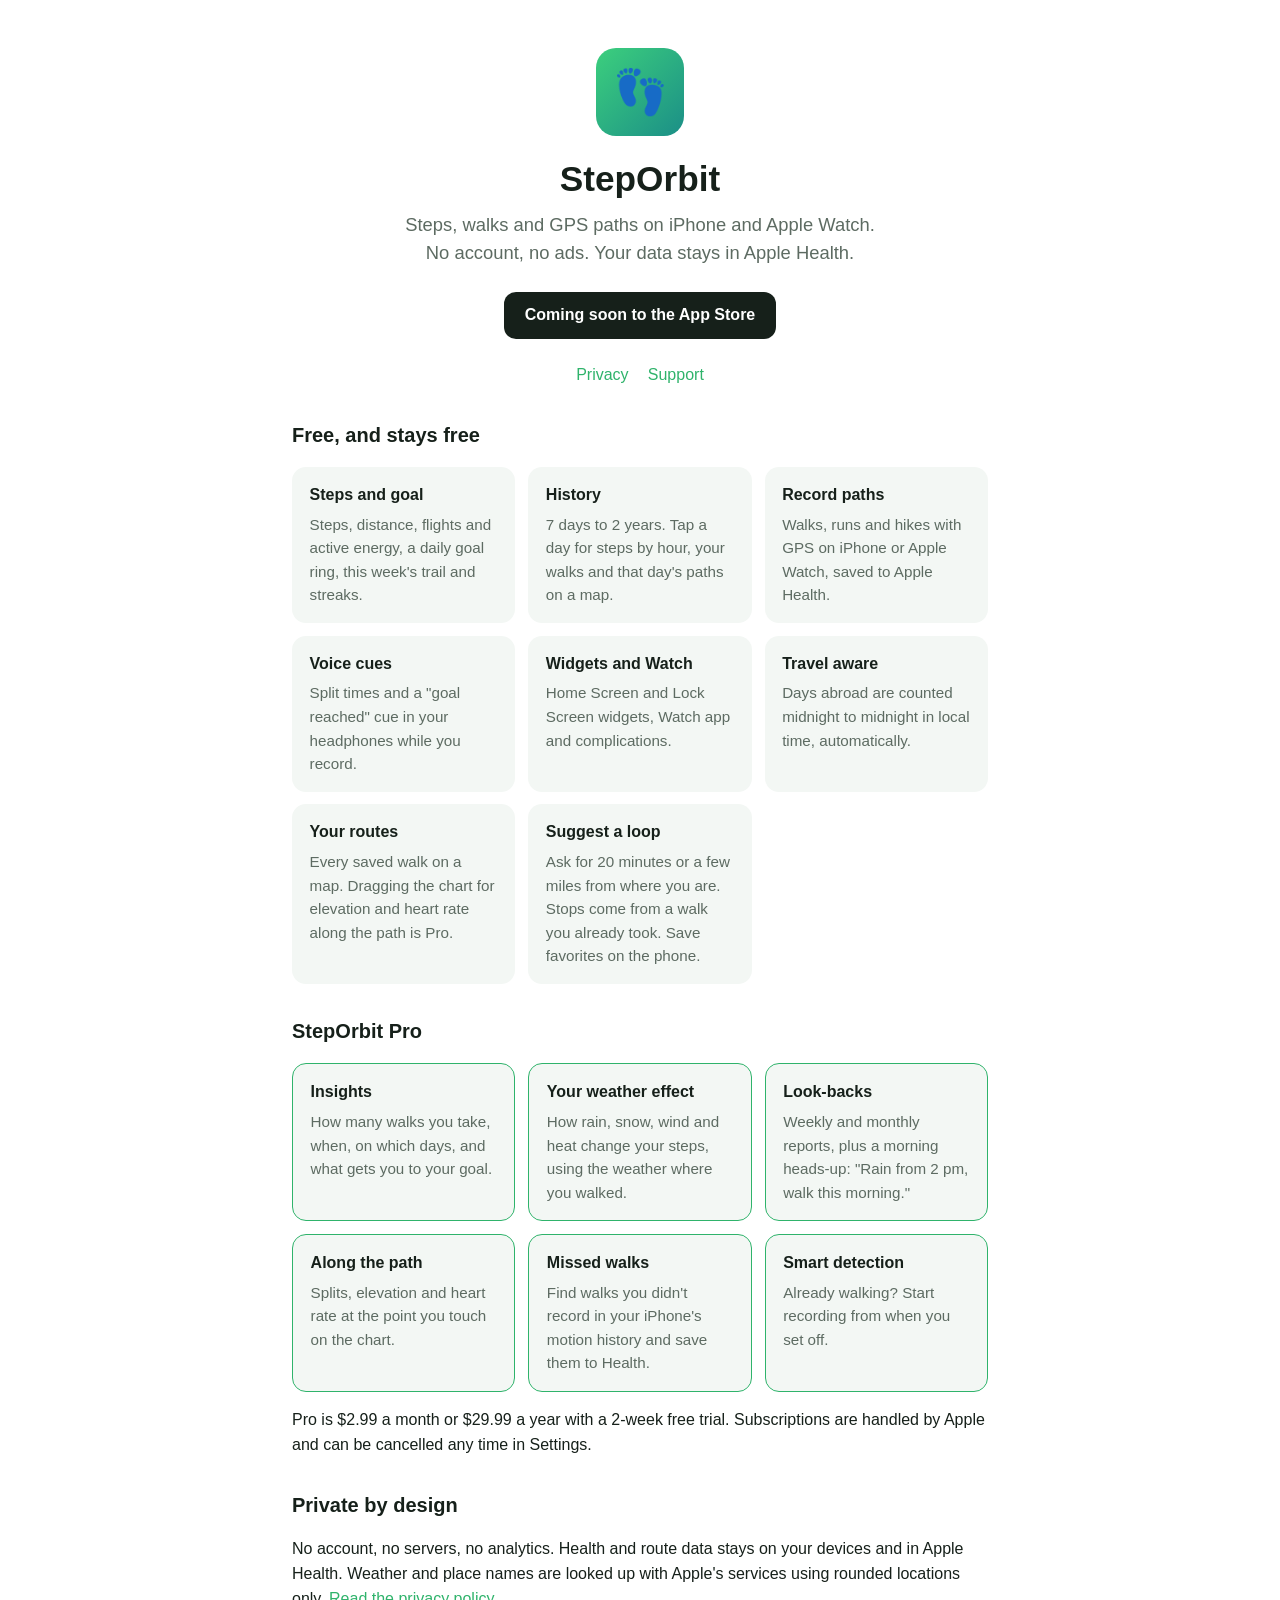
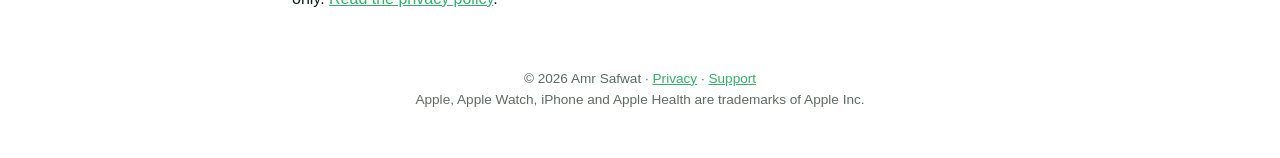
<file: index.html>
<!DOCTYPE html>
<html lang="en">
<head>
  <meta charset="utf-8">
  <meta name="viewport" content="width=device-width, initial-scale=1">
  <title>StepOrbit – Pedometer &amp; GPS paths for iPhone and Apple Watch</title>
  <meta name="description" content="Free step counter and GPS path recorder for iPhone and Apple Watch. No account, no ads, your data stays in Apple Health.">
  <link rel="stylesheet" href="style.css">
</head>
<body>
  <header>
    <div class="icon" aria-hidden="true">👣</div>
    <h1>StepOrbit</h1>
    <p class="tagline">Steps, walks and GPS paths on iPhone and Apple Watch.<br>No account, no ads. Your data stays in Apple Health.</p>
    <!-- Replace with the App Store badge and link once the app is live. -->
    <span class="badge">Coming soon to the App Store</span>
    <nav><a href="privacy.html">Privacy</a><a href="support.html">Support</a></nav>
  </header>

  <main>
    <h2>Free, and stays free</h2>
    <div class="grid">
      <div class="card"><h3>Steps and goal</h3><p>Steps, distance, flights and active energy, a daily goal ring, this week's trail and streaks.</p></div>
      <div class="card"><h3>History</h3><p>7 days to 2 years. Tap a day for steps by hour, your walks and that day's paths on a map.</p></div>
      <div class="card"><h3>Record paths</h3><p>Walks, runs and hikes with GPS on iPhone or Apple Watch, saved to Apple Health.</p></div>
      <div class="card"><h3>Voice cues</h3><p>Split times and a "goal reached" cue in your headphones while you record.</p></div>
      <div class="card"><h3>Widgets and Watch</h3><p>Home Screen and Lock Screen widgets, Watch app and complications.</p></div>
      <div class="card"><h3>Travel aware</h3><p>Days abroad are counted midnight to midnight in local time, automatically.</p></div>
      <div class="card"><h3>Your routes</h3><p>Every saved walk on a map. Dragging the chart for elevation and heart rate along the path is Pro.</p></div>
      <div class="card"><h3>Suggest a loop</h3><p>Ask for 20 minutes or a few miles from where you are. Stops come from a walk you already took. Save favorites on the phone.</p></div>
    </div>

    <h2>StepOrbit Pro</h2>
    <div class="grid">
      <div class="card pro"><h3>Insights</h3><p>How many walks you take, when, on which days, and what gets you to your goal.</p></div>
      <div class="card pro"><h3>Your weather effect</h3><p>How rain, snow, wind and heat change your steps, using the weather where you walked.</p></div>
      <div class="card pro"><h3>Look-backs</h3><p>Weekly and monthly reports, plus a morning heads-up: "Rain from 2 pm, walk this morning."</p></div>
      <div class="card pro"><h3>Along the path</h3><p>Splits, elevation and heart rate at the point you touch on the chart.</p></div>
      <div class="card pro"><h3>Missed walks</h3><p>Find walks you didn't record in your iPhone's motion history and save them to Health.</p></div>
      <div class="card pro"><h3>Smart detection</h3><p>Already walking? Start recording from when you set off.</p></div>
    </div>
    <p>Pro is $2.99 a month or $29.99 a year with a 2-week free trial. Subscriptions are handled by Apple and can be cancelled any time in Settings.</p>

    <h2>Private by design</h2>
    <p>No account, no servers, no analytics. Health and route data stays on your devices and in Apple Health. Weather and place names are looked up with Apple's services using rounded locations only. <a href="privacy.html">Read the privacy policy</a>.</p>
  </main>

  <footer>
    © 2026 Amr Safwat · <a href="privacy.html">Privacy</a> · <a href="support.html">Support</a><br>
    Apple, Apple Watch, iPhone and Apple Health are trademarks of Apple Inc.
  </footer>
</body>
</html>
</file>
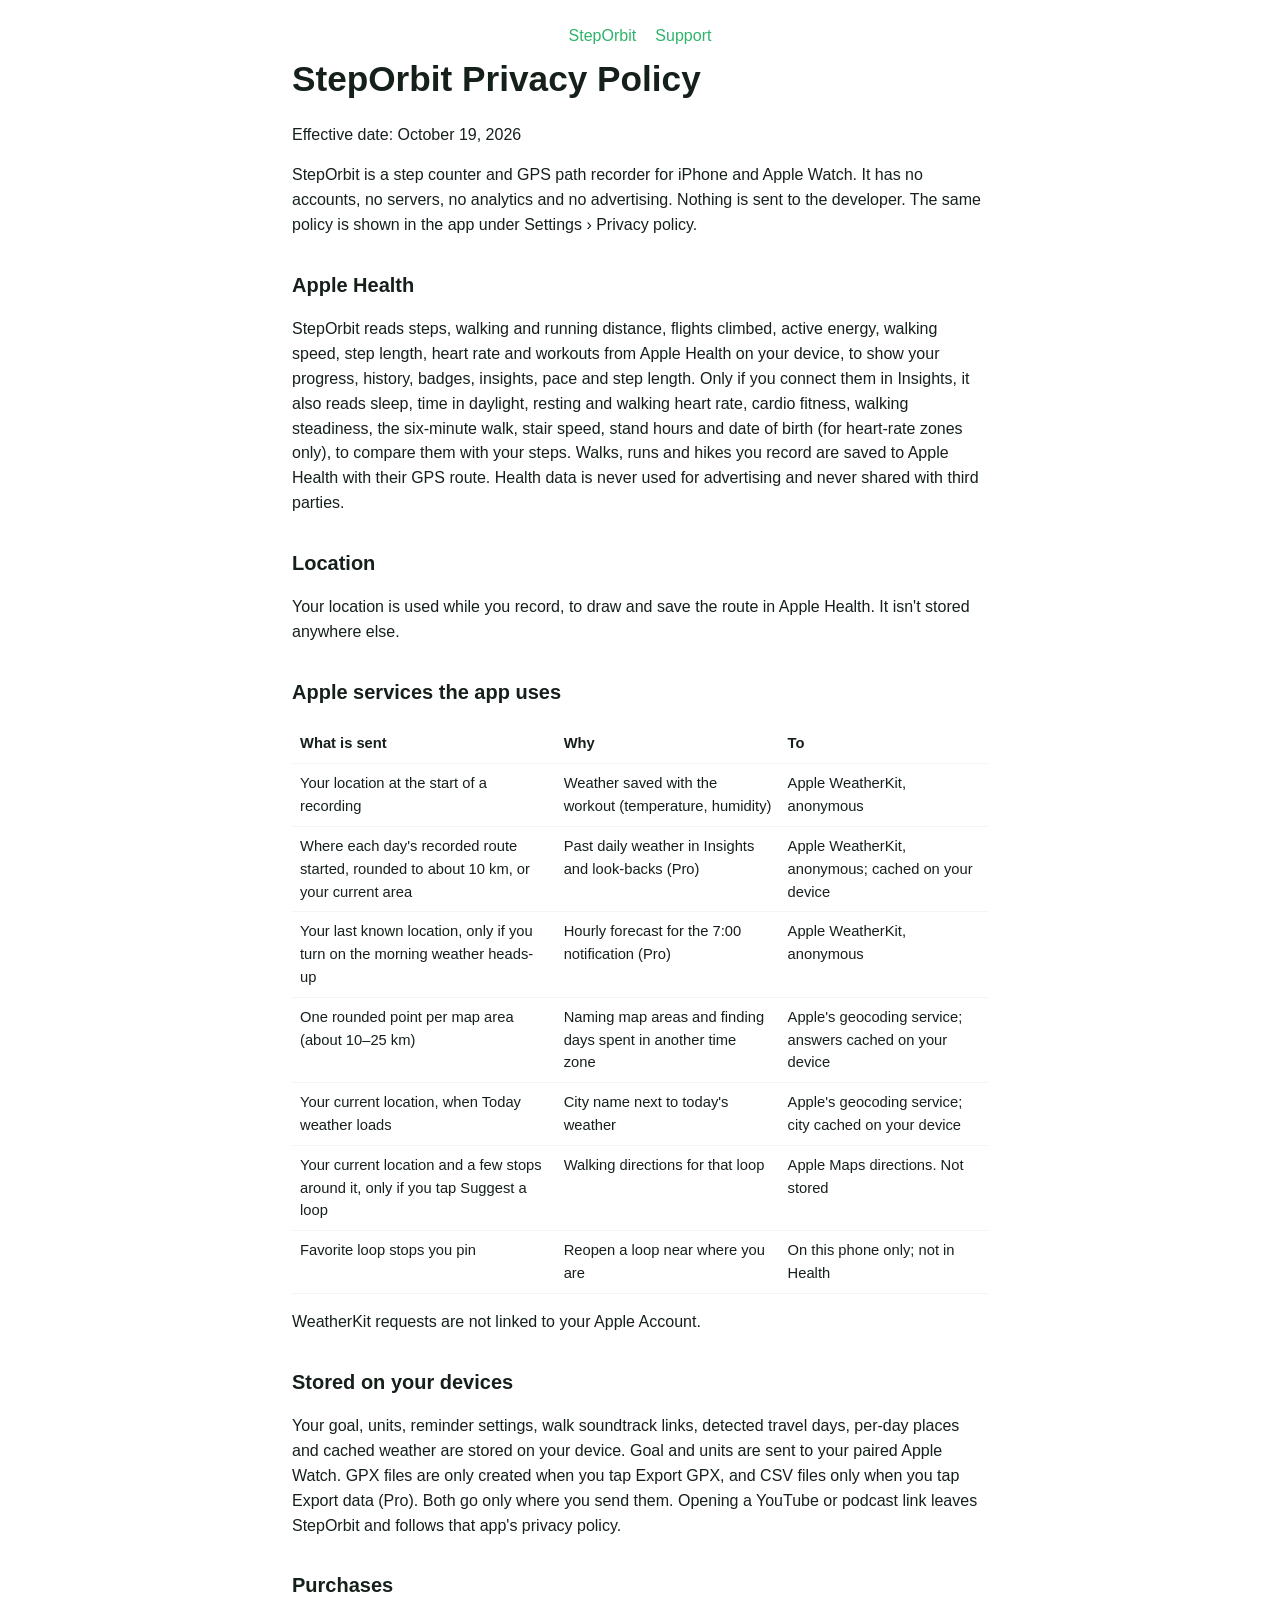
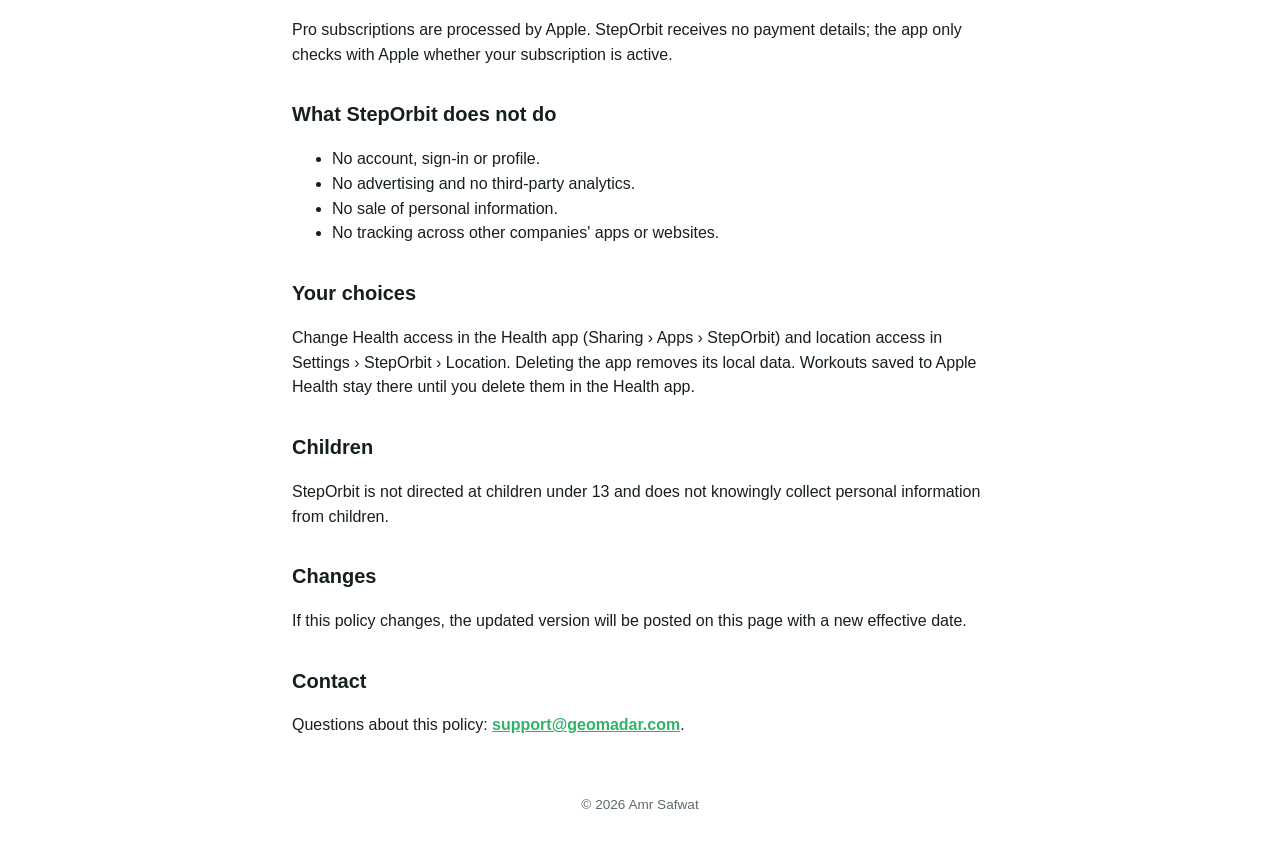
<file: privacy.html>
<!DOCTYPE html>
<html lang="en">
<head>
  <meta charset="utf-8">
  <meta name="viewport" content="width=device-width, initial-scale=1">
  <title>StepOrbit Privacy Policy</title>
  <link rel="stylesheet" href="style.css">
</head>
<body>
  <main>
    <nav><a href="index.html">StepOrbit</a><a href="support.html">Support</a></nav>
    <h1>StepOrbit Privacy Policy</h1>
    <p>Effective date: October 19, 2026</p>
    <p>StepOrbit is a step counter and GPS path recorder for iPhone and Apple Watch. It has no accounts, no servers, no analytics and no advertising. Nothing is sent to the developer. The same policy is shown in the app under Settings › Privacy policy.</p>

    <h2>Apple Health</h2>
    <p>StepOrbit reads steps, walking and running distance, flights climbed, active energy, walking speed, step length, heart rate and workouts from Apple Health on your device, to show your progress, history, badges, insights, pace and step length. Only if you connect them in Insights, it also reads sleep, time in daylight, resting and walking heart rate, cardio fitness, walking steadiness, the six-minute walk, stair speed, stand hours and date of birth (for heart-rate zones only), to compare them with your steps. Walks, runs and hikes you record are saved to Apple Health with their GPS route. Health data is never used for advertising and never shared with third parties.</p>

    <h2>Location</h2>
    <p>Your location is used while you record, to draw and save the route in Apple Health. It isn't stored anywhere else.</p>

    <h2>Apple services the app uses</h2>
    <table>
      <tr><th>What is sent</th><th>Why</th><th>To</th></tr>
      <tr><td>Your location at the start of a recording</td><td>Weather saved with the workout (temperature, humidity)</td><td>Apple WeatherKit, anonymous</td></tr>
      <tr><td>Where each day's recorded route started, rounded to about 10 km, or your current area</td><td>Past daily weather in Insights and look-backs (Pro)</td><td>Apple WeatherKit, anonymous; cached on your device</td></tr>
      <tr><td>Your last known location, only if you turn on the morning weather heads-up</td><td>Hourly forecast for the 7:00 notification (Pro)</td><td>Apple WeatherKit, anonymous</td></tr>
      <tr><td>One rounded point per map area (about 10–25 km)</td><td>Naming map areas and finding days spent in another time zone</td><td>Apple's geocoding service; answers cached on your device</td></tr>
      <tr><td>Your current location, when Today weather loads</td><td>City name next to today's weather</td><td>Apple's geocoding service; city cached on your device</td></tr>
      <tr><td>Your current location and a few stops around it, only if you tap Suggest a loop</td><td>Walking directions for that loop</td><td>Apple Maps directions. Not stored</td></tr>
      <tr><td>Favorite loop stops you pin</td><td>Reopen a loop near where you are</td><td>On this phone only; not in Health</td></tr>
    </table>
    <p>WeatherKit requests are not linked to your Apple Account.</p>

    <h2>Stored on your devices</h2>
    <p>Your goal, units, reminder settings, walk soundtrack links, detected travel days, per-day places and cached weather are stored on your device. Goal and units are sent to your paired Apple Watch. GPX files are only created when you tap Export GPX, and CSV files only when you tap Export data (Pro). Both go only where you send them. Opening a YouTube or podcast link leaves StepOrbit and follows that app's privacy policy.</p>

    <h2>Purchases</h2>
    <p>Pro subscriptions are processed by Apple. StepOrbit receives no payment details; the app only checks with Apple whether your subscription is active.</p>

    <h2>What StepOrbit does not do</h2>
    <ul>
      <li>No account, sign-in or profile.</li>
      <li>No advertising and no third-party analytics.</li>
      <li>No sale of personal information.</li>
      <li>No tracking across other companies' apps or websites.</li>
    </ul>

    <h2>Your choices</h2>
    <p>Change Health access in the Health app (Sharing › Apps › StepOrbit) and location access in Settings › StepOrbit › Location. Deleting the app removes its local data. Workouts saved to Apple Health stay there until you delete them in the Health app.</p>

    <h2>Children</h2>
    <p>StepOrbit is not directed at children under 13 and does not knowingly collect personal information from children.</p>

    <h2>Changes</h2>
    <p>If this policy changes, the updated version will be posted on this page with a new effective date.</p>

    <h2>Contact</h2>
    <p>Questions about this policy: <a href="mailto:support@geomadar.com"><strong>support@geomadar.com</strong></a>.</p>
  </main>
  <footer>© 2026 Amr Safwat</footer>
</body>
</html>
</file>
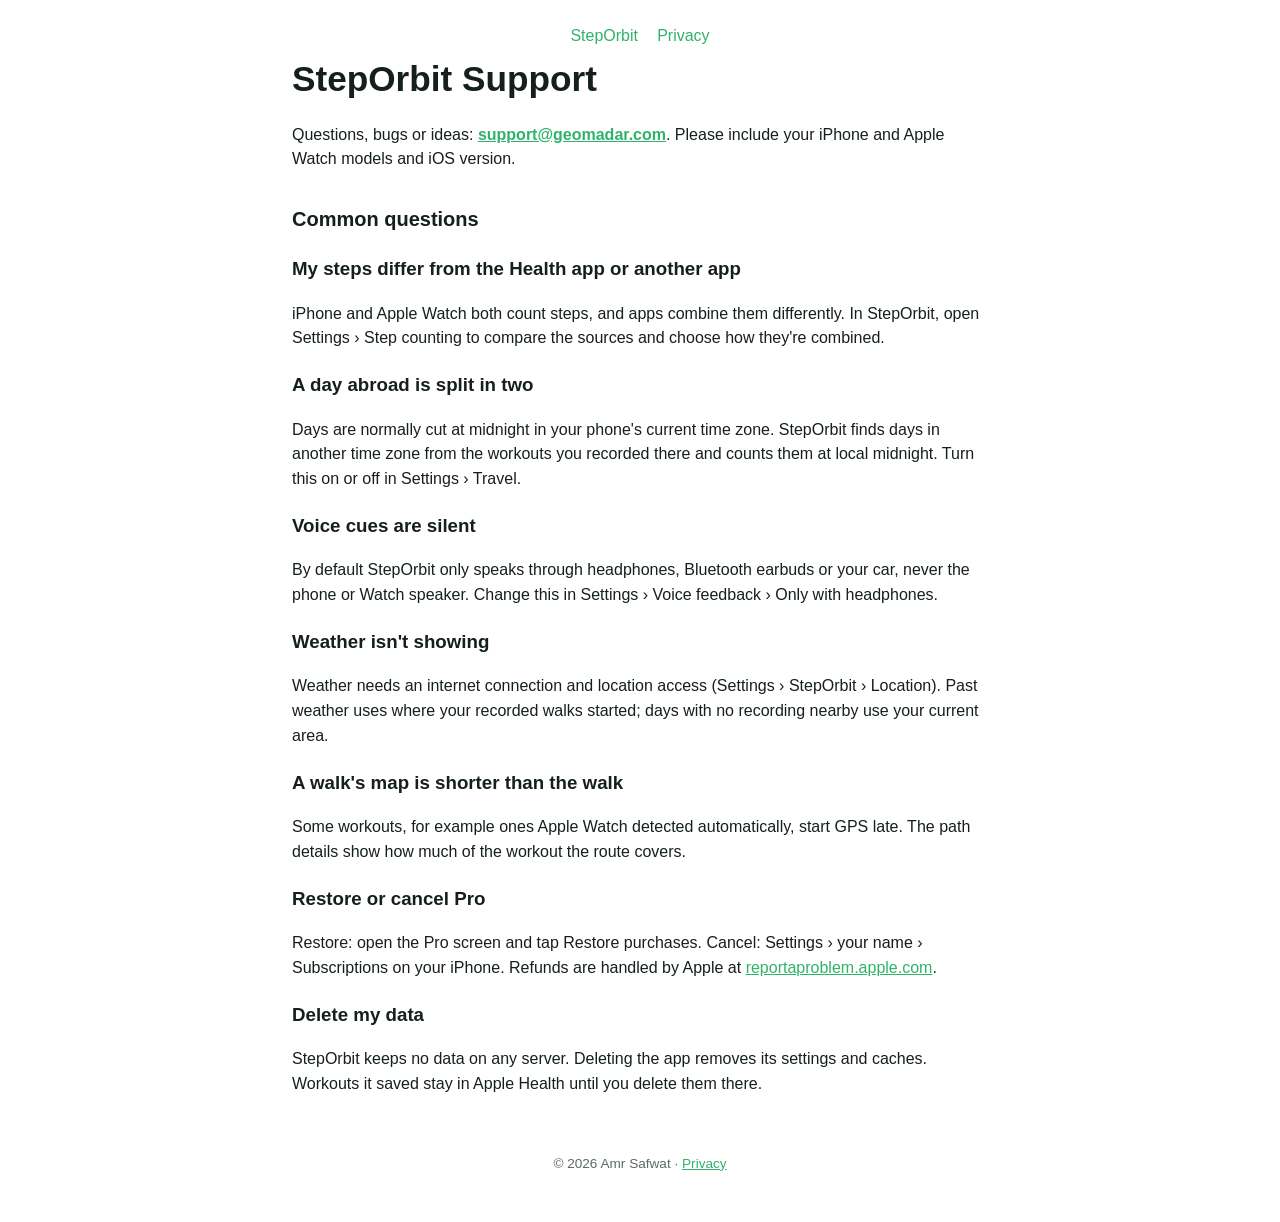
<file: support.html>
<!DOCTYPE html>
<html lang="en">
<head>
  <meta charset="utf-8">
  <meta name="viewport" content="width=device-width, initial-scale=1">
  <title>StepOrbit Support</title>
  <link rel="stylesheet" href="style.css">
</head>
<body>
  <main>
    <nav><a href="index.html">StepOrbit</a><a href="privacy.html">Privacy</a></nav>
    <h1>StepOrbit Support</h1>
    <p>Questions, bugs or ideas: <a href="mailto:support@geomadar.com"><strong>support@geomadar.com</strong></a>. Please include your iPhone and Apple Watch models and iOS version.</p>

    <h2>Common questions</h2>

    <h3>My steps differ from the Health app or another app</h3>
    <p>iPhone and Apple Watch both count steps, and apps combine them differently. In StepOrbit, open Settings › Step counting to compare the sources and choose how they're combined.</p>

    <h3>A day abroad is split in two</h3>
    <p>Days are normally cut at midnight in your phone's current time zone. StepOrbit finds days in another time zone from the workouts you recorded there and counts them at local midnight. Turn this on or off in Settings › Travel.</p>

    <h3>Voice cues are silent</h3>
    <p>By default StepOrbit only speaks through headphones, Bluetooth earbuds or your car, never the phone or Watch speaker. Change this in Settings › Voice feedback › Only with headphones.</p>

    <h3>Weather isn't showing</h3>
    <p>Weather needs an internet connection and location access (Settings › StepOrbit › Location). Past weather uses where your recorded walks started; days with no recording nearby use your current area.</p>

    <h3>A walk's map is shorter than the walk</h3>
    <p>Some workouts, for example ones Apple Watch detected automatically, start GPS late. The path details show how much of the workout the route covers.</p>

    <h3>Restore or cancel Pro</h3>
    <p>Restore: open the Pro screen and tap Restore purchases. Cancel: Settings › your name › Subscriptions on your iPhone. Refunds are handled by Apple at <a href="https://reportaproblem.apple.com">reportaproblem.apple.com</a>.</p>

    <h3>Delete my data</h3>
    <p>StepOrbit keeps no data on any server. Deleting the app removes its settings and caches. Workouts it saved stay in Apple Health until you delete them there.</p>
  </main>
  <footer>© 2026 Amr Safwat · <a href="privacy.html">Privacy</a></footer>
</body>
</html>
</file>
<file: style.css>
:root {
  --green: #2fb36b;
  --ink: #16201a;
  --muted: #5d6b62;
  --card: #f3f7f4;
  color-scheme: light dark;
}
@media (prefers-color-scheme: dark) {
  :root { --ink: #eef3ef; --muted: #a3b1a8; --card: #1c2420; }
  body { background: #0f1512; }
}
* { box-sizing: border-box; }
body {
  margin: 0;
  font-family: -apple-system, BlinkMacSystemFont, "Segoe UI", sans-serif;
  line-height: 1.55;
  color: var(--ink);
}
main, header, footer { max-width: 46rem; margin: 0 auto; padding: 0 1.25rem; }
header { padding-top: 3rem; text-align: center; }
header .icon {
  width: 88px; height: 88px; border-radius: 20px; margin: 0 auto 1rem;
  background: linear-gradient(135deg, #3ccf7d, #1b8f87);
  display: grid; place-items: center; color: white; font-size: 44px;
}
h1 { font-size: 2.2rem; margin: 0.2rem 0; }
h2 { font-size: 1.25rem; margin-top: 2rem; }
.tagline { color: var(--muted); font-size: 1.15rem; margin: 0.25rem 0 1.5rem; }
.badge {
  display: inline-block; padding: 0.7rem 1.3rem; border-radius: 12px;
  background: var(--ink); color: white; text-decoration: none; font-weight: 600;
}
@media (prefers-color-scheme: dark) { .badge { color: #0f1512; } }
.grid { display: grid; grid-template-columns: repeat(auto-fit, minmax(13rem, 1fr)); gap: 0.8rem; }
.card { background: var(--card); border-radius: 14px; padding: 1rem 1.1rem; }
.card h3 { margin: 0 0 0.3rem; font-size: 1rem; }
.card p { margin: 0; color: var(--muted); font-size: 0.95rem; }
.pro { border: 1px solid var(--green); }
table { border-collapse: collapse; width: 100%; font-size: 0.92rem; }
th, td { text-align: left; padding: 0.5rem; border-bottom: 1px solid var(--card); vertical-align: top; }
nav { text-align: center; margin: 1.5rem 0 0; }
nav a { color: var(--green); margin: 0 0.6rem; text-decoration: none; }
footer { color: var(--muted); font-size: 0.85rem; padding: 2.5rem 1.25rem 3rem; text-align: center; }
a { color: var(--green); }
</file>
